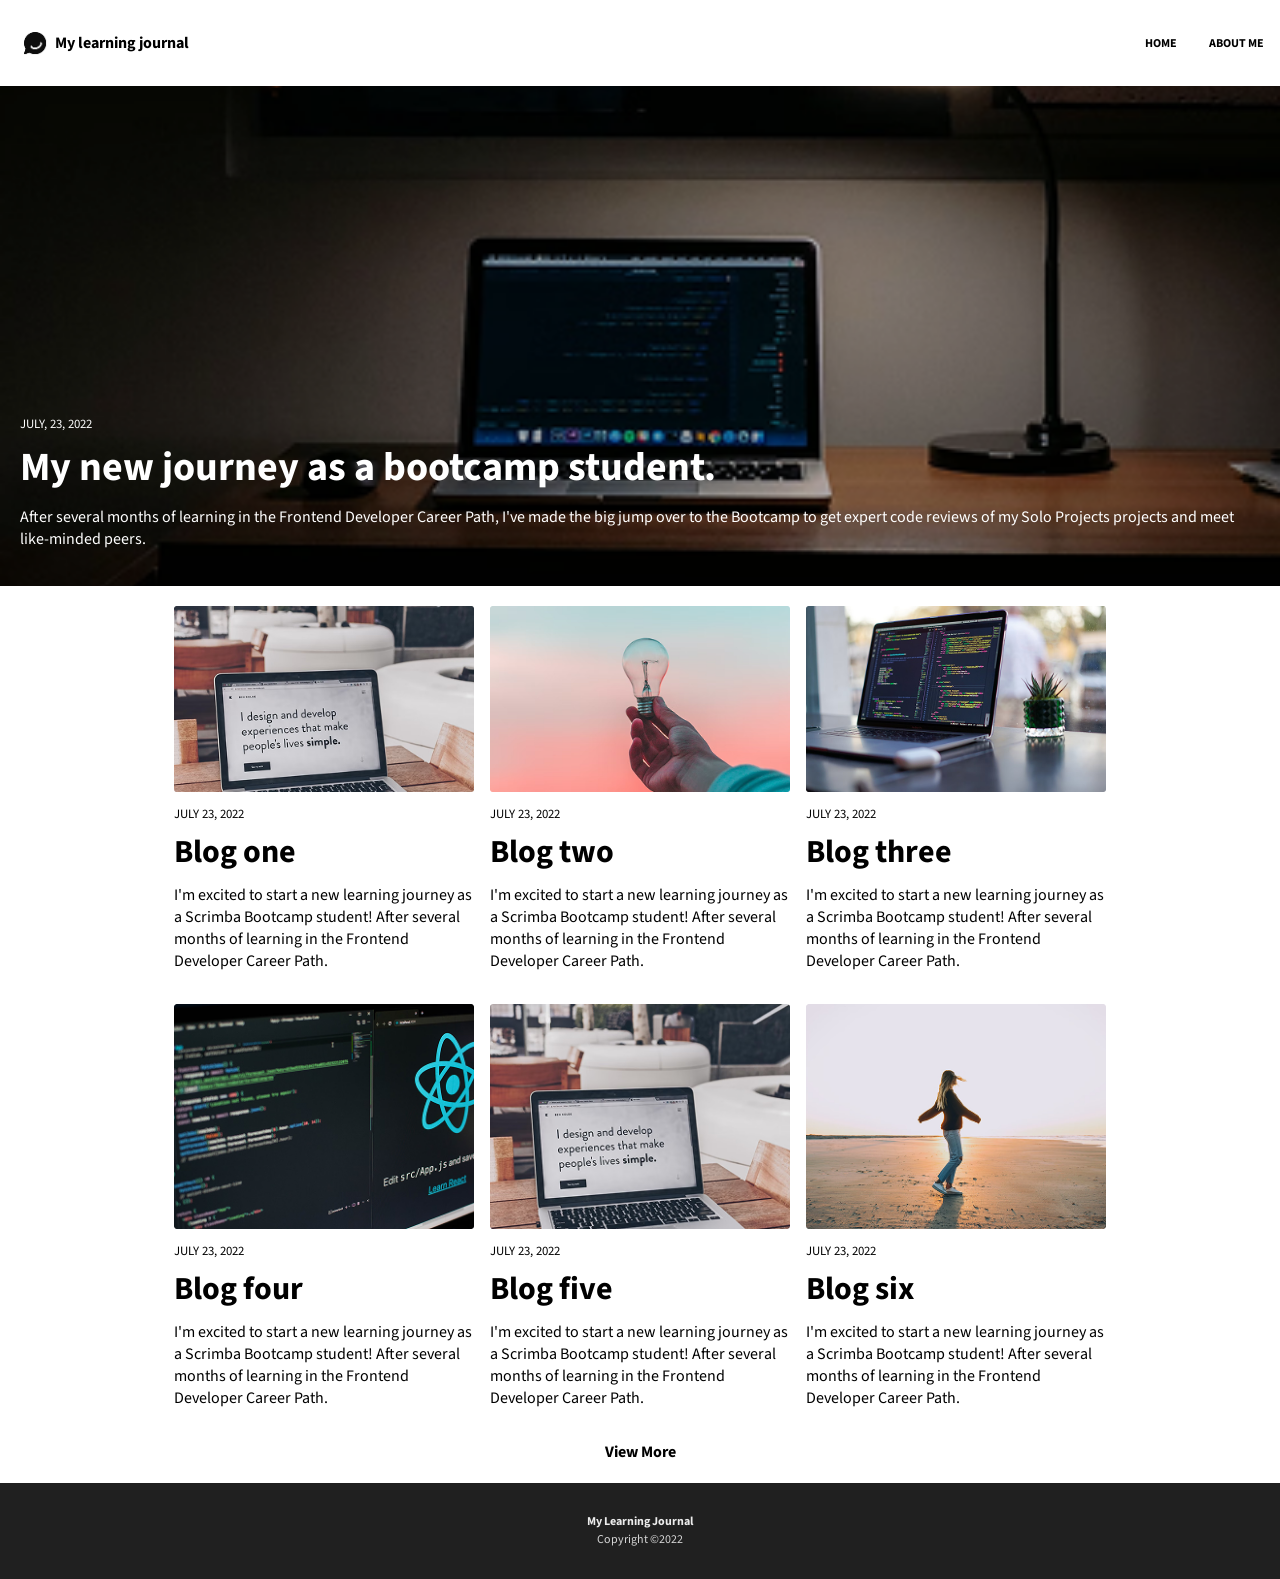
<file: index.html>
<html>
  <head>
    <title>My Learning Journal</title>

    <link rel="preconnect" href="https://fonts.googleapis.com">
    <link rel="preconnect" href="https://fonts.gstatic.com" crossorigin>
    <link href="https://fonts.googleapis.com/css2?family=Roboto:ital,wght@0,100..900;1,100..900&family=Source+Sans+3:ital,wght@0,200..900;1,200..900&display=swap" rel="stylesheet">

    <link rel="stylesheet" href="css/style.css" />

    <!-- Favicon -->
    <link rel="icon" type="image/x-icon" href="images/image 17.png" />
    <script type="module" src="script.js" async></script>
    <!-- Fonts -->

    <meta viewport="mobile" content="width=device-width, initial-scale=1">    

  </head>
  <body>
    <div class="container">
      <header class="header">
        <!-- <a href="index.html">
        <div class="logo">
          <img src="images/image 17.png" alt="Logo image" />
          <p>My learning journal</p>
        </div>
        </a>
        <nav>
          <ul>
            <li><a href="index.html">Home</a></li>
            <li><a href="about-me.html">About me</a></li>
          </ul>
        </nav> -->
      </header>
      <main class="homepage-main">
        <p class="subheading">July, 23, 2022</p>
        <h2>My new journey as a bootcamp student.</h2>
        <p>
          After several months of learning in the Frontend Developer Career
          Path, I've made the big jump over to the Bootcamp to get expert code
          reviews of my Solo Projects projects and meet like-minded peers.
        </p>
      </main>
      <section id="articles">
      </section>
    </div>
  </body>
</html>
</file>
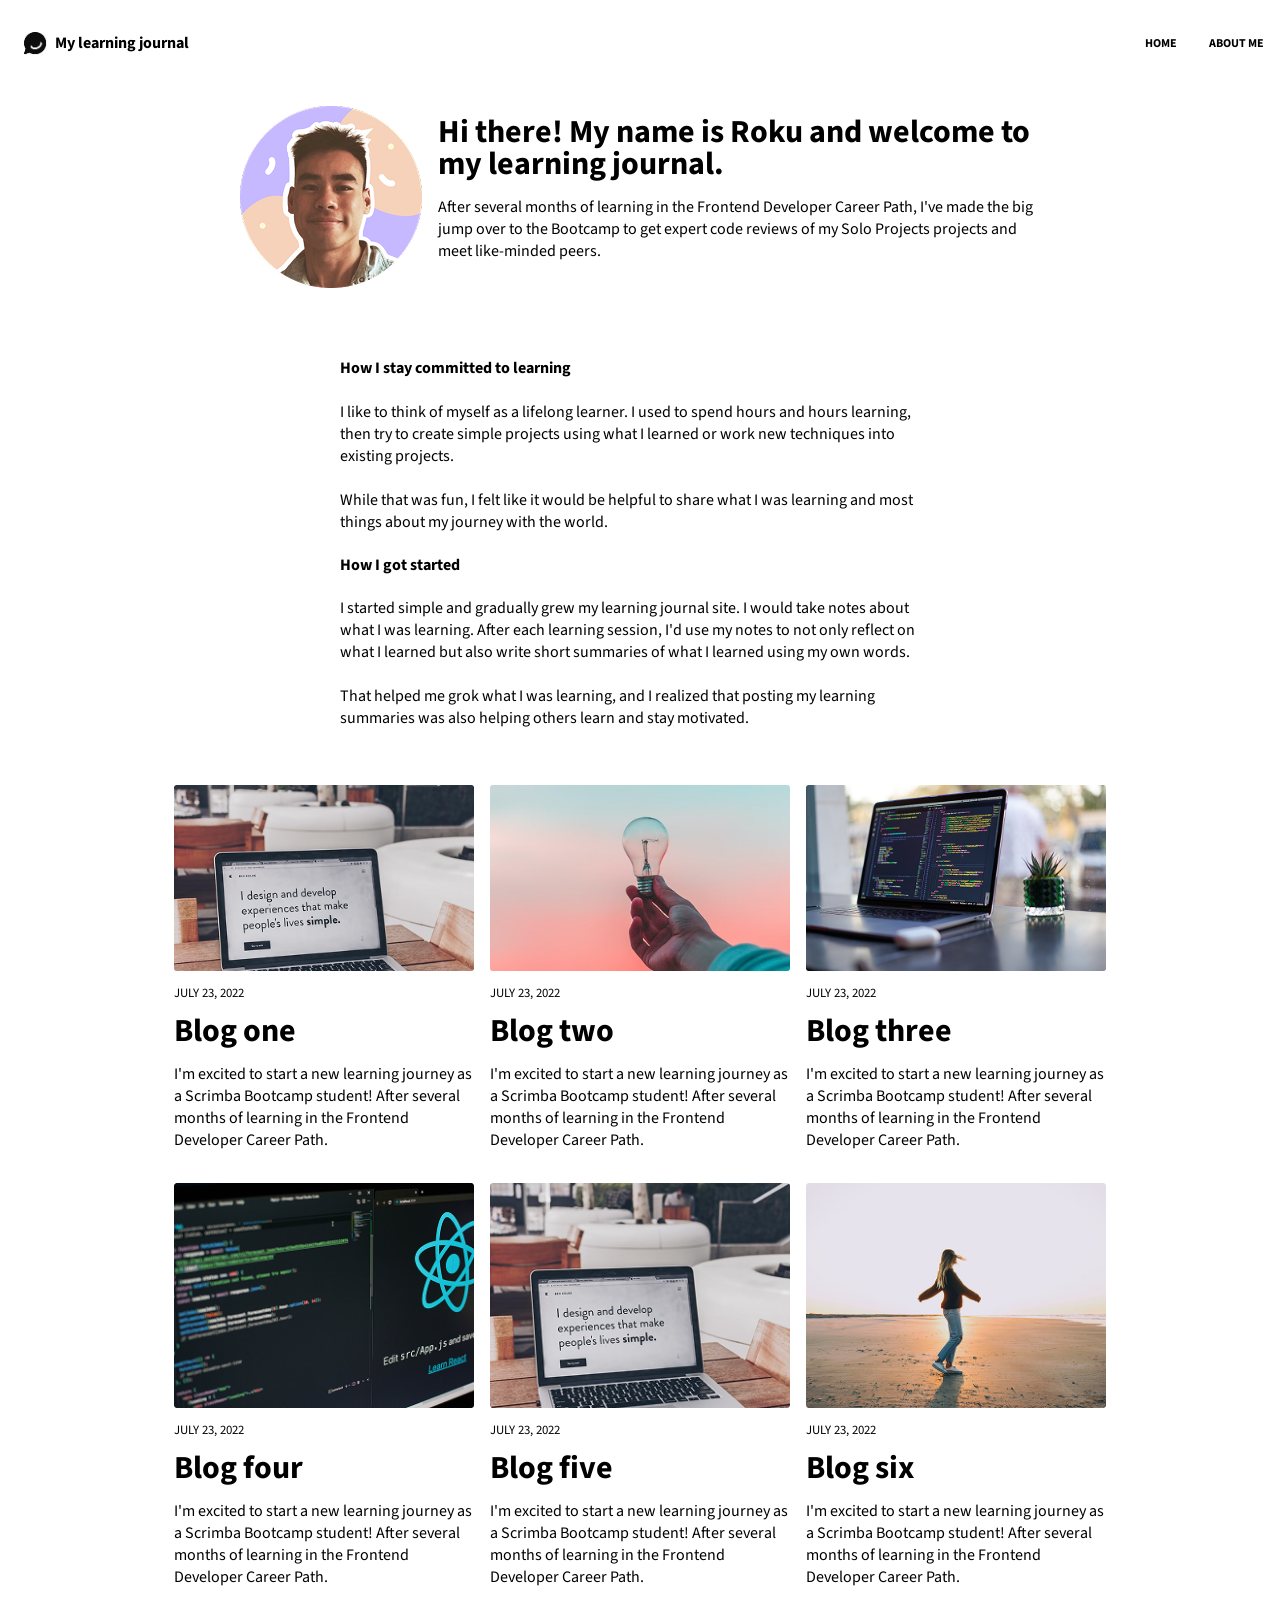
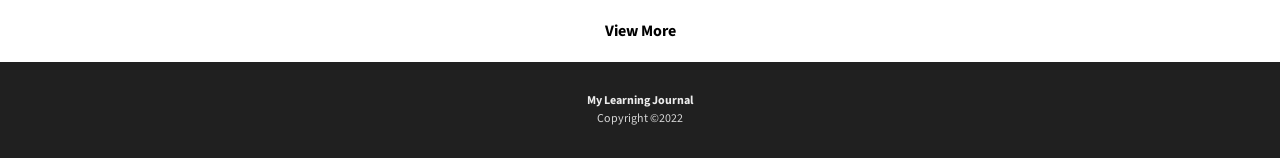
<file: about-me.html>
<!DOCTYPE html>
<html lang="en">
  <head>
    <head>
      <title>My Learning Journal</title>

      <link rel="preconnect" href="https://fonts.googleapis.com" />
      <link rel="preconnect" href="https://fonts.gstatic.com" crossorigin />
      <link
        href="https://fonts.googleapis.com/css2?family=Roboto:ital,wght@0,100..900;1,100..900&family=Source+Sans+3:ital,wght@0,200..900;1,200..900&display=swap"
        rel="stylesheet"
      />

      <link rel="stylesheet" href="css/style.css" />

      <!-- Favicon -->
      <link rel="icon" type="image/x-icon" href="images/image 17.png" />
      <script type="module" src="script.js" async></script>
      <!-- Fonts -->

      <meta viewport="mobile" content="width=device-width, initial-scale=1.0" />
    </head>
  </head>
  <body>
    <div class="container">
      <header class="header"></header>

      <main class="about-me-main">
        <div class="about-me-intro">
            <img src="images/image 18.png" alt="">
            <div class="about-me-intro-text">
                <h3>Hi there! My name is Roku and welcome to my learning journal.</h3>
                <p>After several months of learning in the Frontend Developer Career Path, I've made the big jump over to the Bootcamp to get expert code reviews of my Solo Projects projects and meet like-minded peers.</p>
            </div>
        </div>

        <div class="about-me-content">
             <h4>How I stay committed to learning</h4>
        <p>I like to think of myself as a lifelong learner. I used to spend hours and hours learning, then try to create simple projects using what I learned or work new techniques into existing projects.<br><br>
        While that was fun, I felt like it would be helpful to share what I was learning and most things about my journey with the world.</p>

        <h4>How I got started</h4>
        <p>I started simple and gradually grew my learning journal site. I would take notes about what I was learning. After each learning session, I'd use my notes to not only reflect on what I learned but also write short summaries of what I learned using my own words.<br><br>
        That helped me grok what I was learning, and I realized that posting my learning summaries was also helping others learn and stay motivated.</p>
        </p>
        </div>

      </main>
      <section id="articles"></section>
    </div>
  </body>
</html>
</file>
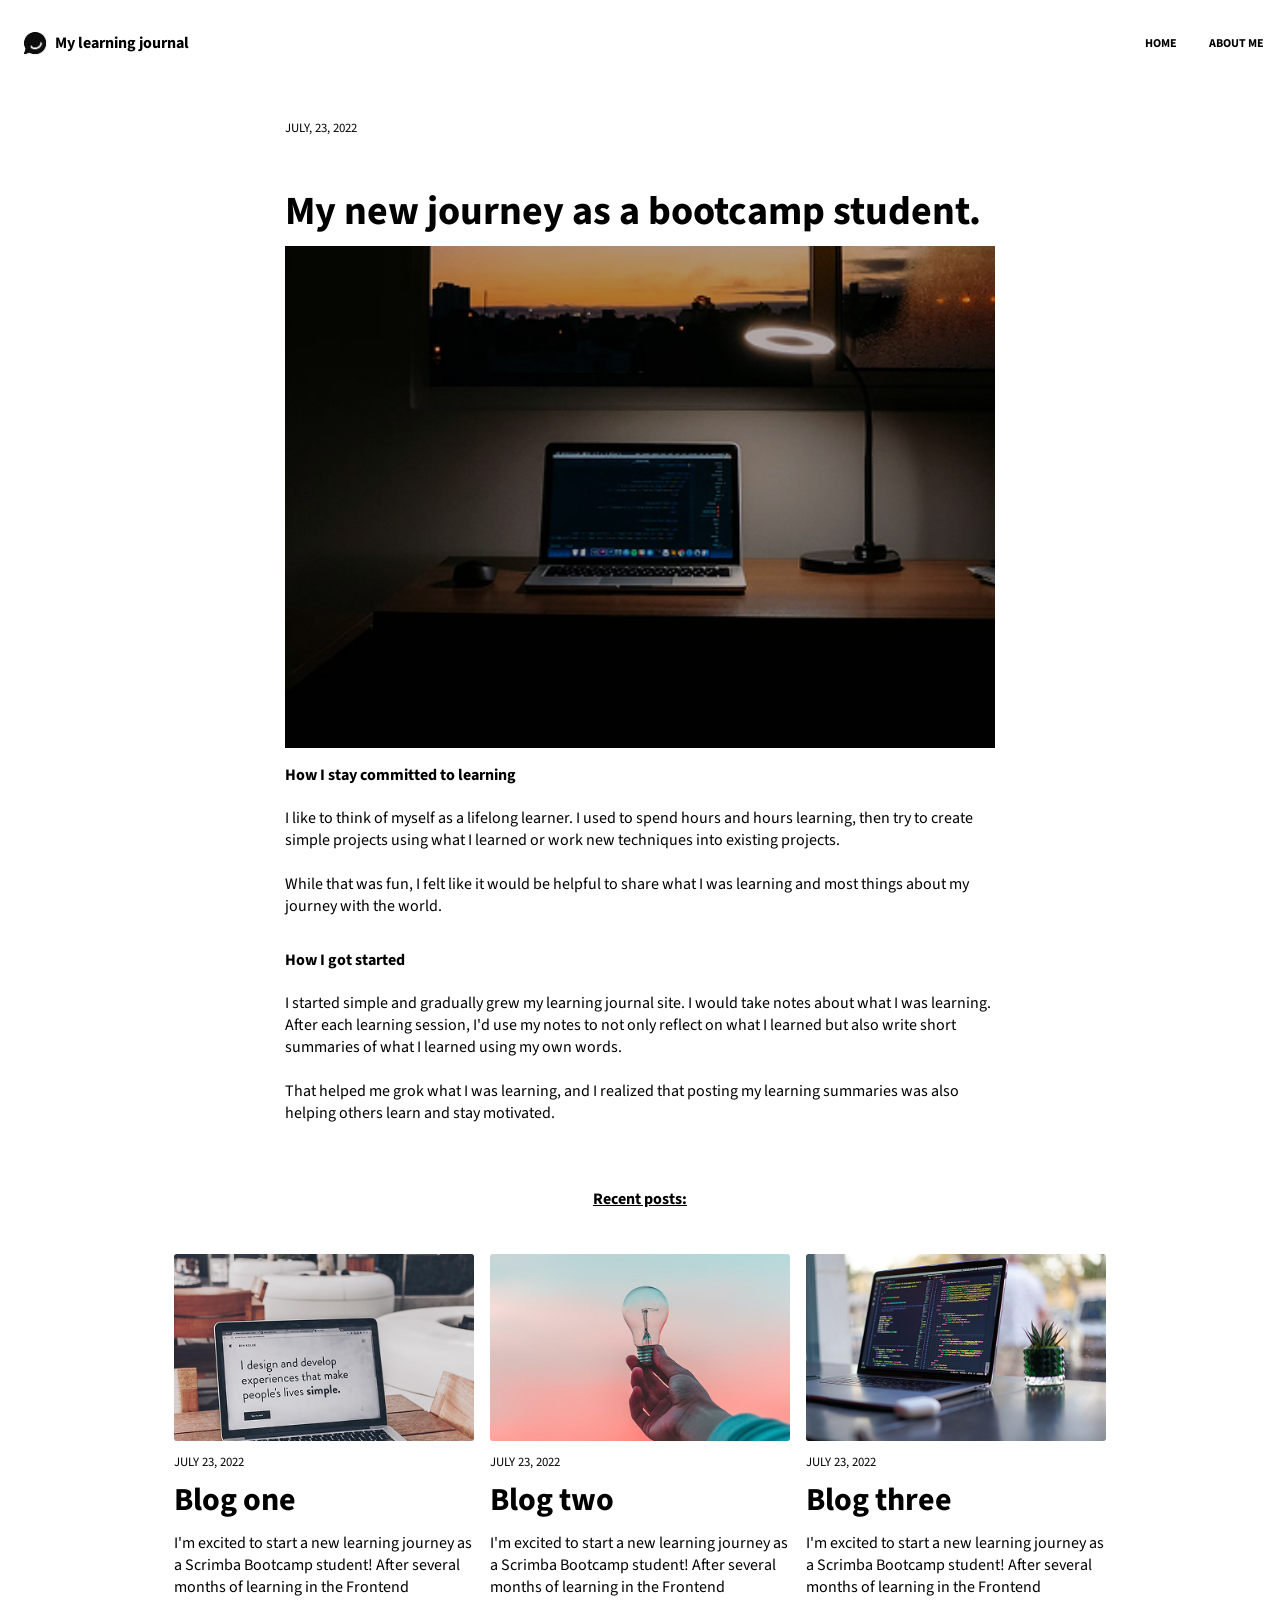
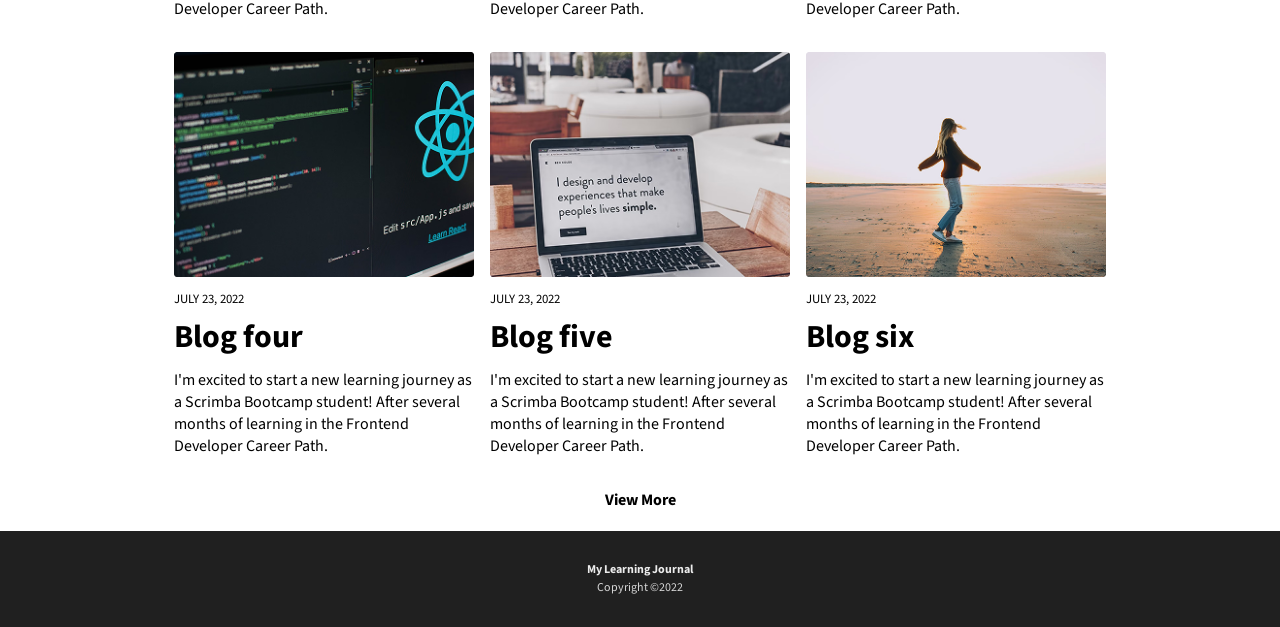
<file: blog-post.html>
<!DOCTYPE html>
<html lang="en">
  <head>
    <title>My Learning Journal</title>

    <link rel="preconnect" href="https://fonts.googleapis.com" />
    <link rel="preconnect" href="https://fonts.gstatic.com" crossorigin />
    <link
      href="https://fonts.googleapis.com/css2?family=Roboto:ital,wght@0,100..900;1,100..900&family=Source+Sans+3:ital,wght@0,200..900;1,200..900&display=swap"
      rel="stylesheet"
    />

    <link rel="stylesheet" href="css/style.css" />

    <!-- Favicon -->
    <link rel="icon" type="image/x-icon" href="images/image 17.png" />
    <script type="module" src="script.js" defer></script>
    <!-- Fonts -->

    <meta viewport="mobile" content="width=device-width, initial-scale=1" />
  </head>
  <body>
    <div class="container">
      <header class="header"></header>

      <main class="blog-post-main">
        <p class="subheading">July, 23, 2022</p>
        <h2>My new journey as a bootcamp student.</h2>
        <img src="images/article-image-hero.png" />
        
        <h4>How I stay committed to learning</h4>
        <p>I like to think of myself as a lifelong learner. I used to spend hours and hours learning, then try to create simple projects using what I learned or work new techniques into existing projects.<br><br>
        While that was fun, I felt like it would be helpful to share what I was learning and most things about my journey with the world.</p>

        <h4>How I got started</h4>
        <p>I started simple and gradually grew my learning journal site. I would take notes about what I was learning. After each learning session, I'd use my notes to not only reflect on what I learned but also write short summaries of what I learned using my own words.<br><br>
        That helped me grok what I was learning, and I realized that posting my learning summaries was also helping others learn and stay motivated.</p>
        </p>

        <h4 class="heading-recent-posts">Recent posts:</h4>
      </main>
      <section id="articles"></section>
    </div>
  </body>
</html>
</file>
<file: css/style.css>
*, *::after, *::before {
    box-sizing: border-box;
}

html, 
body {
    margin: 0;
    padding: 0;
    font-family: "Source Sans 3", sans-serif;
}

.container {
    display: grid;
    grid-template-columns: 1fr;
    grid-template-areas:
        "head"
        "main"
        "arti"
        "foot";

}

a {
    text-decoration: none;
    color: inherit;
}

/*  ===============
        Header
    =============== */

header {
    grid-area: head;
    display: flex;
    justify-content: space-between;
    padding: 1em;
}

.logo, header nav {
    display: flex;
    align-items: center;
}

.logo {
    font-weight: bold;
}

.logo img {
    height: 23px;
    margin: 0.5rem
}

nav ul {
    list-style: none;
    display: flex;
    text-transform: uppercase;
    font-size: 0.75rem;
    font-weight: bold;
}

nav ul li {
    margin-left: 2rem;
    cursor: pointer;
}


/*  ===============
        Main
    =============== */


main {
    grid-area: main;
    padding: 1.25em;
}

.homepage-main {
    color: white;
    height: 350px;
    display: flex;
    flex-direction: column;
    justify-content: end;
    background: black url('../images/article-image-hero.png');
    background-position: center;
    background-size: cover;
    background-repeat: no-repeat;
    width: 100%;
    
}

.blog-post-main {
    display: flex;
    flex-direction: column;
}

h2 {
    font-size: 2.5rem;
    line-height: 1.1;
    margin: 0;
}

h3 {
    font-size: 2rem;
}

.subheading {
    text-transform: uppercase;
    font-size: 0.8rem;
}

.about-me-main {
    display: flex;
    align-items: center;
    flex-direction: column;
}

.about-me-intro {
    max-width: 800px;
    display: flex;
    flex-direction: column;
    align-items: center;
    gap: 1em;
}

.about-me-intro h3 {
    margin: 0;
    line-height: 1;

}

.about-me-content {
    max-width: 600px;
}

/*  ===============
        Articles
    =============== */

#articles {
    grid-area: arti;
    display: grid;
    grid-template-columns: 1fr;
    margin: 20px;
    gap: 1em;
}

.blog-post {
    display: flex;
    flex-direction: column;
}

.blog-heading {
    margin: 0;
    line-height: 1;
}

.blog-post-link {
    color: inherit;
    text-decoration: none;
    
}

.blog-post-main {
    max-width: 750px;
    margin: 0 auto;
}

.blog-post-main h2, .blog-post-main h4 {
    margin: 1em 0 0.3em 0;
}

.heading-recent-posts {
    text-align: center;
    text-decoration: underline;
}

.view-more {
    text-align: center;
    grid-column: 1 / -1;
    
}

.view-more a {
    color: black;
    font-weight: bold;
    text-transform: capitalize;    
}

/*  ===============
        footer
    =============== */

footer {
    grid-area: foot;
    background-color: #202020;
    font-size: 0.75rem;
    text-align: center;
    line-height: 0.5;
    padding: 1.5rem 0;
}

footer p:first-child {
    color: #ECECEC;
    font-weight: bold;
    
}

footer p:last-child {
    color: #D7D7D7
}

@media (min-width: 768px) {
    #articles {
        display: grid;
        justify-content: center;
        grid-template-columns: repeat(auto-fit, 300px);
    }

    .homepage-main {
        height: 500px;
    }

    .about-me-intro {
        flex-direction: row;
        margin-bottom: 3em;
    }
}
</file>
